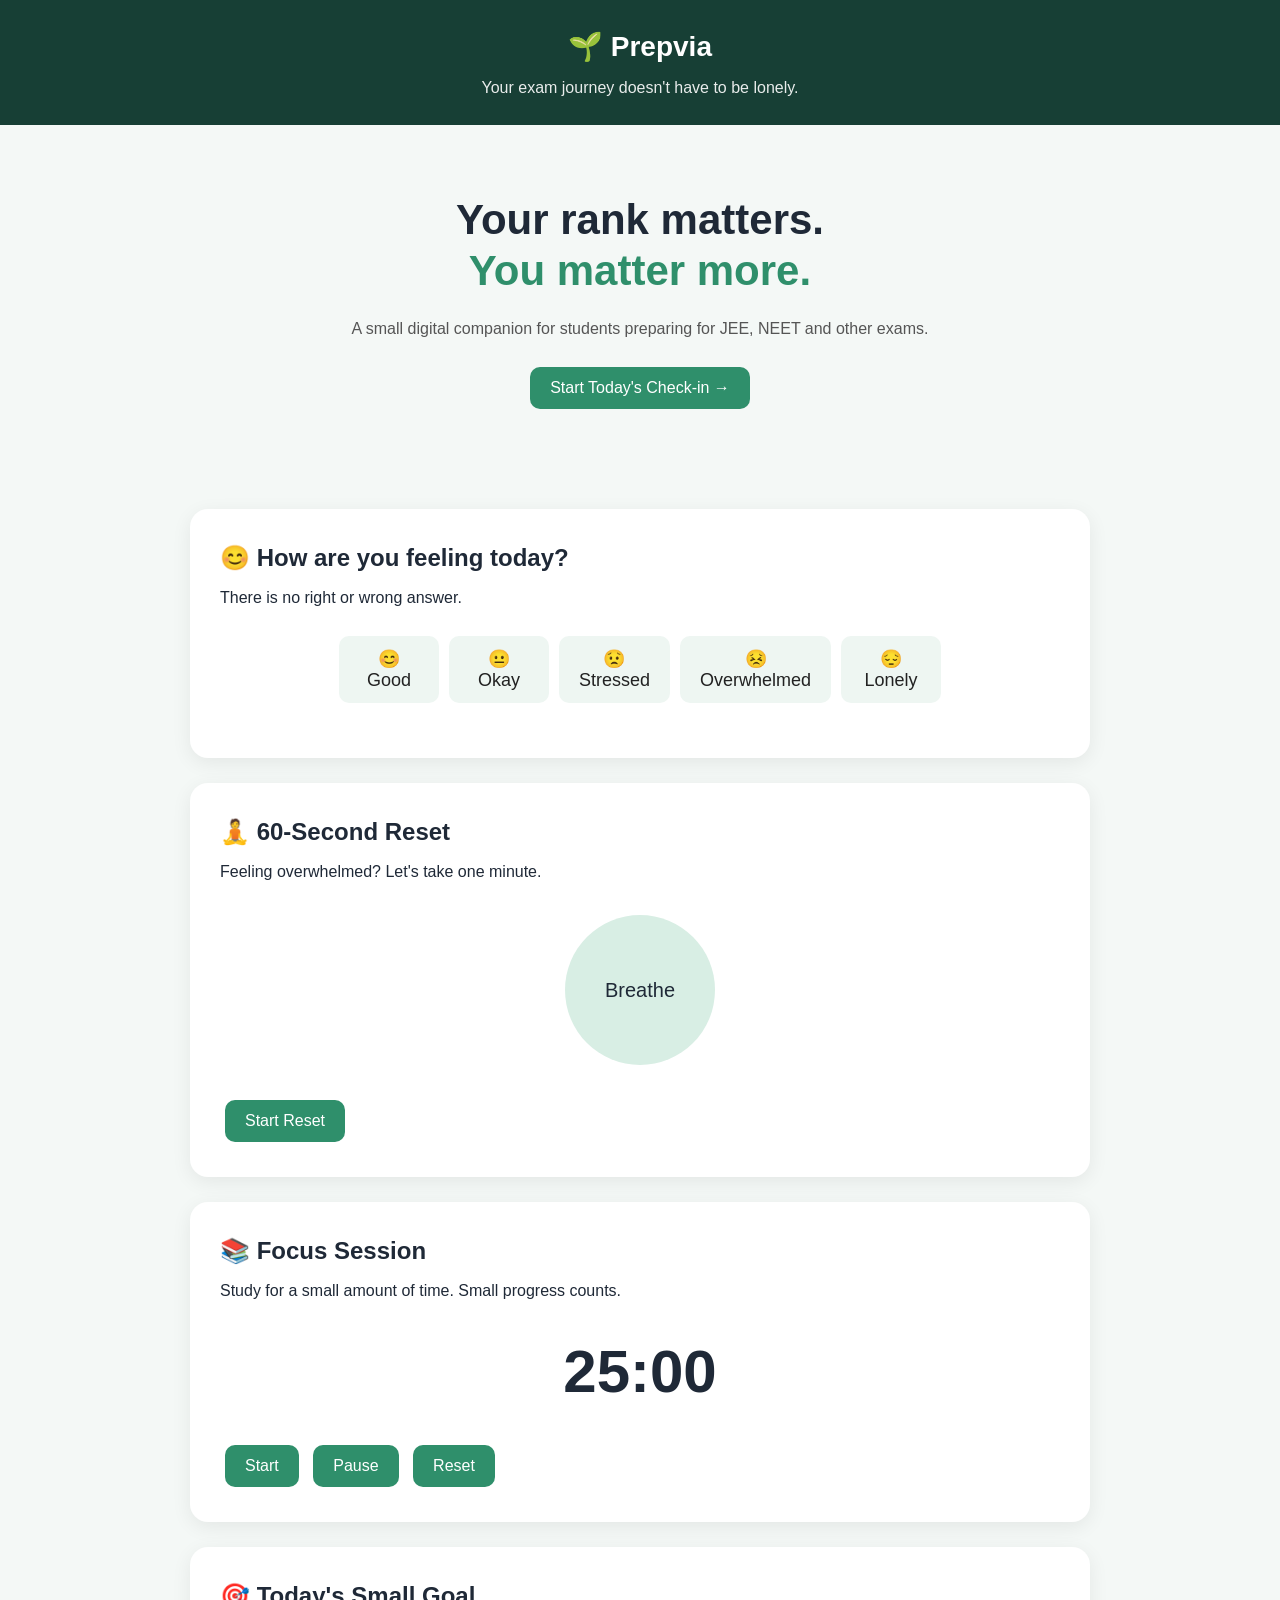
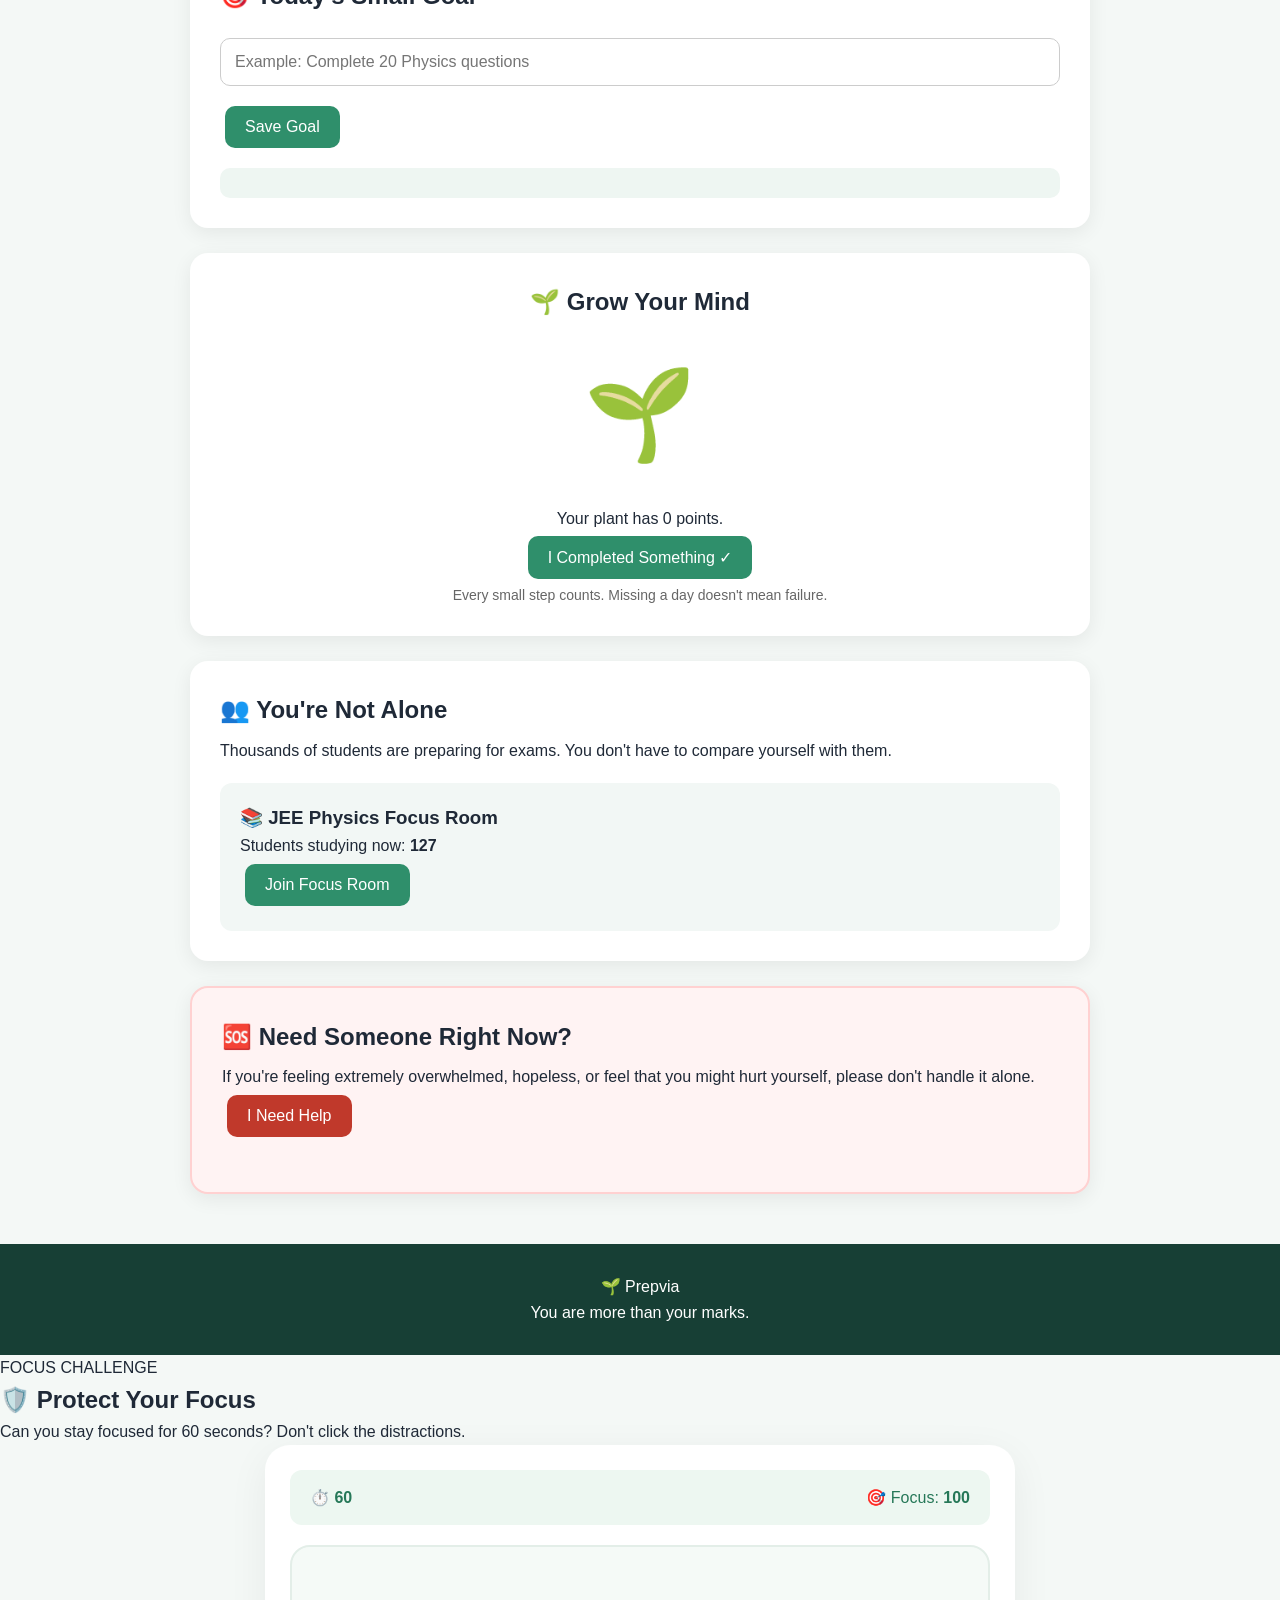
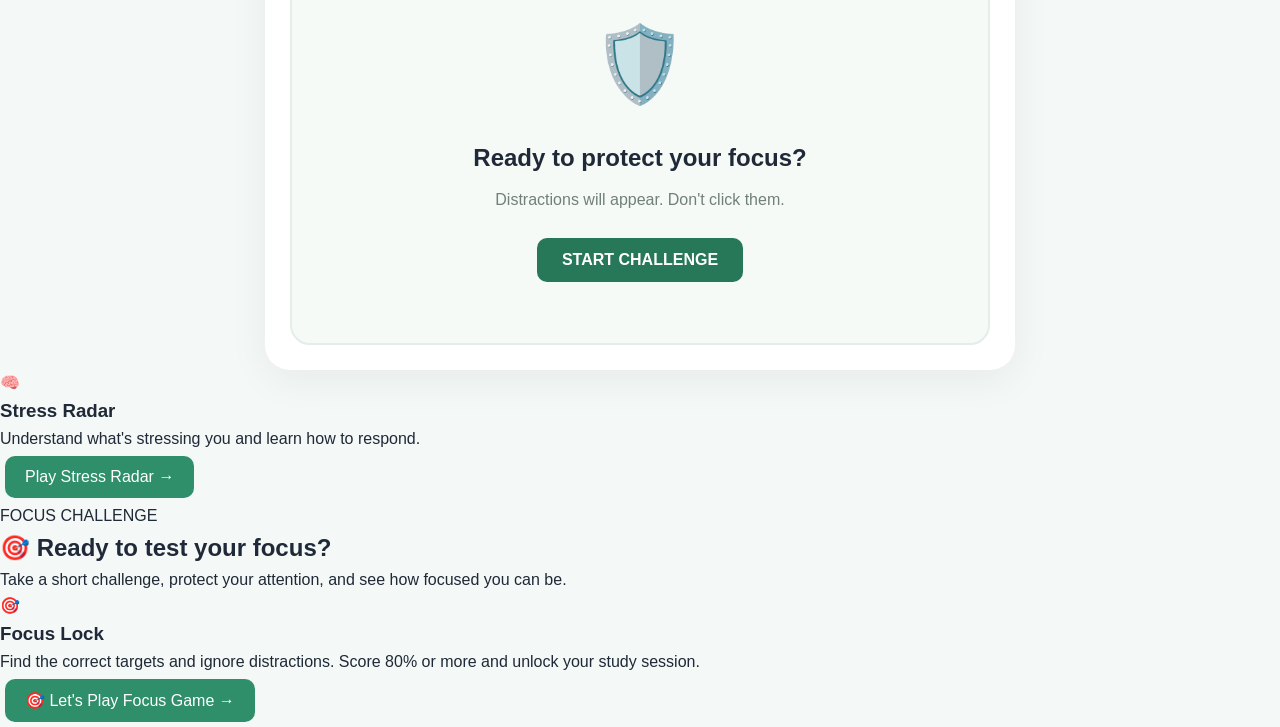
<file: index.html>
<!DOCTYPE html>
<html lang="en">
<head>
    <meta charset="UTF-8">
    <meta name="viewport" content="width=device-width, initial-scale=1.0">
    <title>Prepvia - You Matter More</title>
    <link rel="stylesheet" href="style.css">
</head>

<body>

<header>
    <div class="logo">🌱 Prepvia</div>
    <p>Your exam journey doesn't have to be lonely.</p>
</header>

<main>

    <!-- Welcome -->
    <section class="hero">
        <h1>Your rank matters.<br><span>You matter more.</span></h1>
        <p>
            A small digital companion for students preparing for JEE,
            NEET and other exams.
        </p>

        <button onclick="scrollToSection('mood')">
            Start Today's Check-in →
        </button>
    </section>


    <!-- Mood -->
    <section id="mood" class="card">
        <h2>😊 How are you feeling today?</h2>
        <p>There is no right or wrong answer.</p>

        <div class="moods">
            <button onclick="selectMood('Good')">😊<br>Good</button>
            <button onclick="selectMood('Okay')">😐<br>Okay</button>
            <button onclick="selectMood('Stressed')">😟<br>Stressed</button>
            <button onclick="selectMood('Overwhelmed')">😣<br>Overwhelmed</button>
            <button onclick="selectMood('Lonely')">😔<br>Lonely</button>
        </div>

        <div id="moodResult"></div>
    </section>


    <!-- Reset -->
    <section class="card">
        <h2>🧘 60-Second Reset</h2>

        <p id="breathingText">
            Feeling overwhelmed? Let's take one minute.
        </p>

        <div class="breathing-circle" id="breathingCircle">
            Breathe
        </div>

        <button onclick="startBreathing()">
            Start Reset
        </button>
    </section>


    <!-- Study Timer -->
    <section class="card">
        <h2>📚 Focus Session</h2>
        <p>Study for a small amount of time. Small progress counts.</p>

        <div class="timer" id="timer">
            25:00
        </div>

        <div>
            <button onclick="startTimer()">Start</button>
            <button onclick="pauseTimer()">Pause</button>
            <button onclick="resetTimer()">Reset</button>
        </div>
    </section>


    <!-- Goal -->
    <section class="card">
        <h2>🎯 Today's Small Goal</h2>

        <input
            type="text"
            id="goalInput"
            placeholder="Example: Complete 20 Physics questions"
        >

        <button onclick="saveGoal()">Save Goal</button>

        <div id="goalDisplay"></div>
    </section>


    <!-- Game -->
    <section class="card game">
        <h2>🌱 Grow Your Mind</h2>

        <div id="plant" class="plant">
            🌱
        </div>

        <p id="pointsText">
            Your plant has 0 points.
        </p>

        <button onclick="completeSmallWin()">
            I Completed Something ✓
        </button>

        <p class="small">
            Every small step counts. Missing a day doesn't mean failure.
        </p>
    </section>


    <!-- Study together -->
    <section class="card">
        <h2>👥 You're Not Alone</h2>

        <p>
            Thousands of students are preparing for exams.
            You don't have to compare yourself with them.
        </p>

        <div class="study-room">
            <h3>📚 JEE Physics Focus Room</h3>
            <p>Students studying now: <strong id="students">127</strong></p>

            <button onclick="joinRoom()">
                Join Focus Room
            </button>

            <p id="roomMessage"></p>
        </div>
    </section>


    <!-- Help -->
    <section class="help-card">
        <h2>🆘 Need Someone Right Now?</h2>

        <p>
            If you're feeling extremely overwhelmed, hopeless,
            or feel that you might hurt yourself, please don't
            handle it alone.
        </p>

        <button onclick="showHelp()">
            I Need Help
        </button>

        <div id="helpMessage"></div>
    </section>

</main>


<footer>
    <p>🌱 Prepvia</p>
    <p>You are more than your marks.</p>
</footer>

<script src="script.js"></script>

<!-- =========================
     FOCUS GAME
========================= -->

<section id="focus-game" class="section">

    <div class="section-heading">

        <span>FOCUS CHALLENGE</span>

        <h2>
            🛡️ Protect Your Focus
        </h2>

        <p>
            Can you stay focused for 60 seconds?
            Don't click the distractions.
        </p>

    </div>


    <div class="game-container">

        <div class="game-top">

            <div>
                ⏱️
                <strong id="game-time">60</strong>
            </div>

            <div>
                🎯
                Focus:
                <strong id="focus-score">100</strong>
            </div>

        </div>


        <div id="game-area">

            <div id="game-start-screen">

                <div class="shield">
                    🛡️
                </div>

                <h3>
                    Ready to protect your focus?
                </h3>

                <p>
                    Distractions will appear.
                    Don't click them.
                </p>

                <button onclick="startFocusGame()">
                    START CHALLENGE
                </button>

            </div>


            <div id="game-message"></div>

        </div>


        <div class="game-result hidden"
             id="game-result">

        </div>

    </div>

</section>

<div class="feature-card">

    <div class="feature-icon">
        🧠
    </div>

    <h3>Stress Radar</h3>

    <p>
        Understand what's stressing you
        and learn how to respond.
    </p>

    <button onclick="openStressRadar()">
        Play Stress Radar →
    </button>

</div>
<!-- =========================
     FOCUS GAME
========================= -->

<section class="section">

    <div class="section-heading">

        <span>FOCUS CHALLENGE</span>

        <h2>🎯 Ready to test your focus?</h2>

        <p>
            Take a short challenge, protect your attention,
            and see how focused you can be.
        </p>

    </div>


    <div class="feature-card">

        <div class="feature-icon">
            🎯
        </div>

        <h3>
            Focus Lock
        </h3>

        <p>
            Find the correct targets and ignore
            distractions. Score 80% or more and
            unlock your study session.
        </p>

        <button
            class="primary-button"
            onclick="openFocusGame()">

            🎯 Let's Play Focus Game →

        </button>

    </div>

</section>



</body>
</html>
</file>
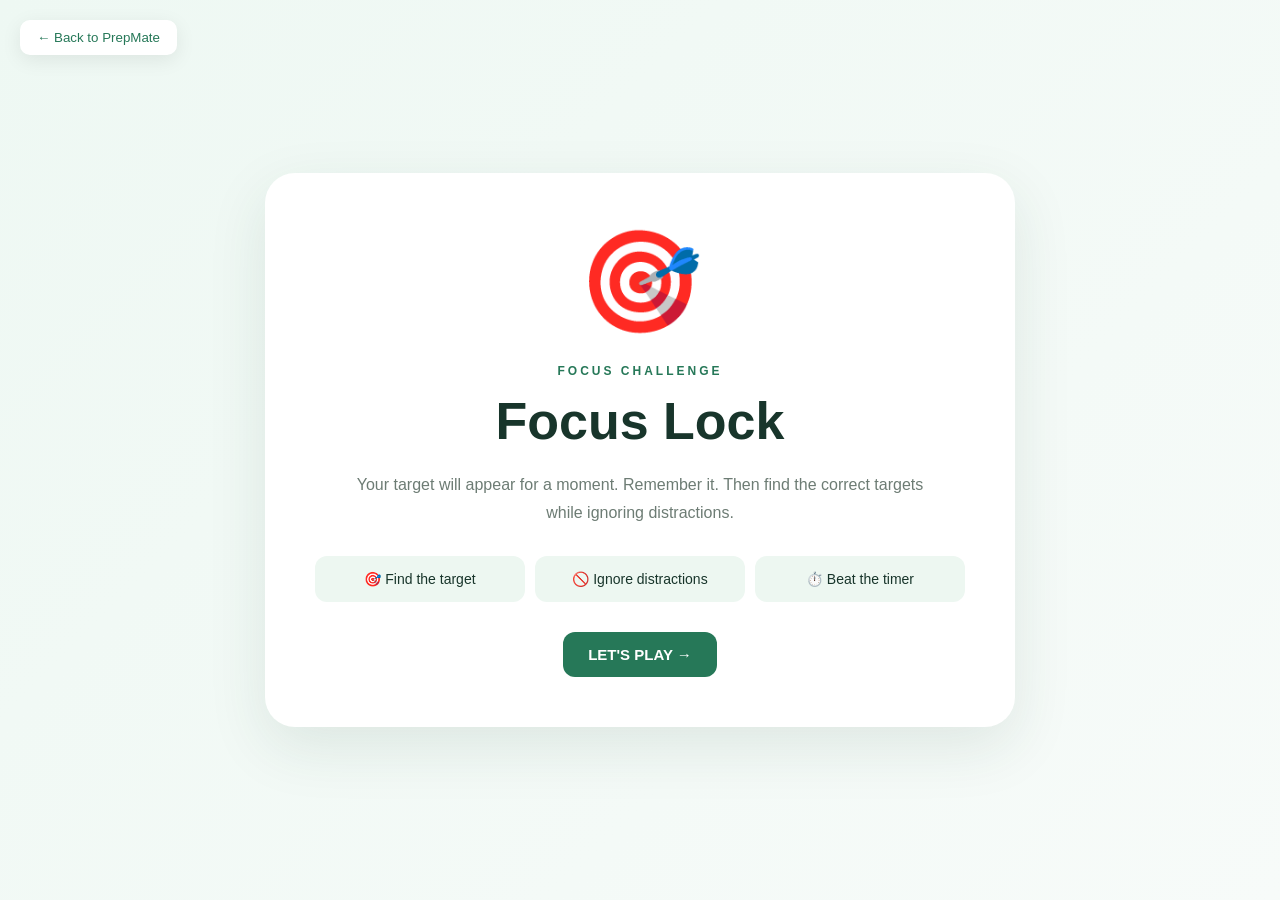
<file: focus-game.html>
<!DOCTYPE html>
<html lang="en">

<head>

    <meta charset="UTF-8">

    <meta name="viewport"
          content="width=device-width, initial-scale=1.0">

    <title>Focus Lock | PrepMate</title>

    <link rel="stylesheet"
          href="focus-game.css">

</head>


<body>


    <!-- BACK -->

    <button class="back-button"
            onclick="goBack()">

        ← Back to PrepMate

    </button>



    <main class="game-wrapper">


        <!-- =========================
             INTRO
        ========================= -->

        <section id="intro"
                 class="screen">


            <div class="game-icon">
                🎯
            </div>


            <span class="label">
                FOCUS CHALLENGE
            </span>


            <h1>
                Focus Lock
            </h1>


            <p>

                Your target will appear for a moment.

                Remember it.

                Then find the correct targets
                while ignoring distractions.

            </p>


            <div class="rules">

                <div>
                    🎯 Find the target
                </div>

                <div>
                    🚫 Ignore distractions
                </div>

                <div>
                    ⏱️ Beat the timer
                </div>

            </div>


            <button class="primary-button"
                    onclick="startGame()">

                LET'S PLAY →

            </button>


        </section>



        <!-- =========================
             TARGET SCREEN
        ========================= -->

        <section id="target-screen"
                 class="screen hidden">


            <span class="label">
                REMEMBER YOUR TARGET
            </span>


            <h2>
                Your target is:
            </h2>


            <div id="target-display"
                 class="target-display">

            </div>


            <p>
                Remember it!
            </p>


        </section>



        <!-- =========================
             GAME
        ========================= -->

        <section id="game-screen"
                 class="screen hidden">


            <div class="game-header">

                <span>
                    ⏱️ Time:
                    <strong id="time">
                        30
                    </strong>
                </span>


                <span>
                    🎯 Score:
                    <strong id="score">
                        0
                    </strong>%
                </span>

            </div>


            <div id="game-area">

            </div>


            <p id="game-message">

                Find your target!

            </p>


        </section>



        <!-- =========================
             RESULT
        ========================= -->

        <section id="result-screen"
                 class="screen hidden">


            <div id="result-icon"
                 class="result-icon">

                🎯

            </div>


            <span class="label">
                FOCUS CHALLENGE COMPLETE
            </span>


            <h1 id="result-title">

                Your Focus Score

            </h1>


            <div id="final-score"
                 class="final-score">

                0%

            </div>


            <p id="result-message">

            </p>


            <!-- SUCCESS -->

            <div id="study-unlock"
                 class="study-unlock hidden">


                <div class="unlock-icon">
                    📚
                </div>


                <h2>
                    Focus Ready!
                </h2>


                <p>
                    You scored 80% or more.
                    Now it's time to start your study session.
                </p>


                <button class="primary-button"
                        onclick="startStudying()">

                    📚 START STUDY SESSION →

                </button>


            </div>


            <!-- TRY AGAIN -->

            <button id="try-again"
                    class="secondary-button"
                    onclick="restartGame()">

                🔄 Try Again

            </button>


            <button class="secondary-button"
                    onclick="goBack()">

                ← Back to PrepMate

            </button>


        </section>


    </main>


    <script src="focus-game.js"></script>

</body>

</html>
</file>
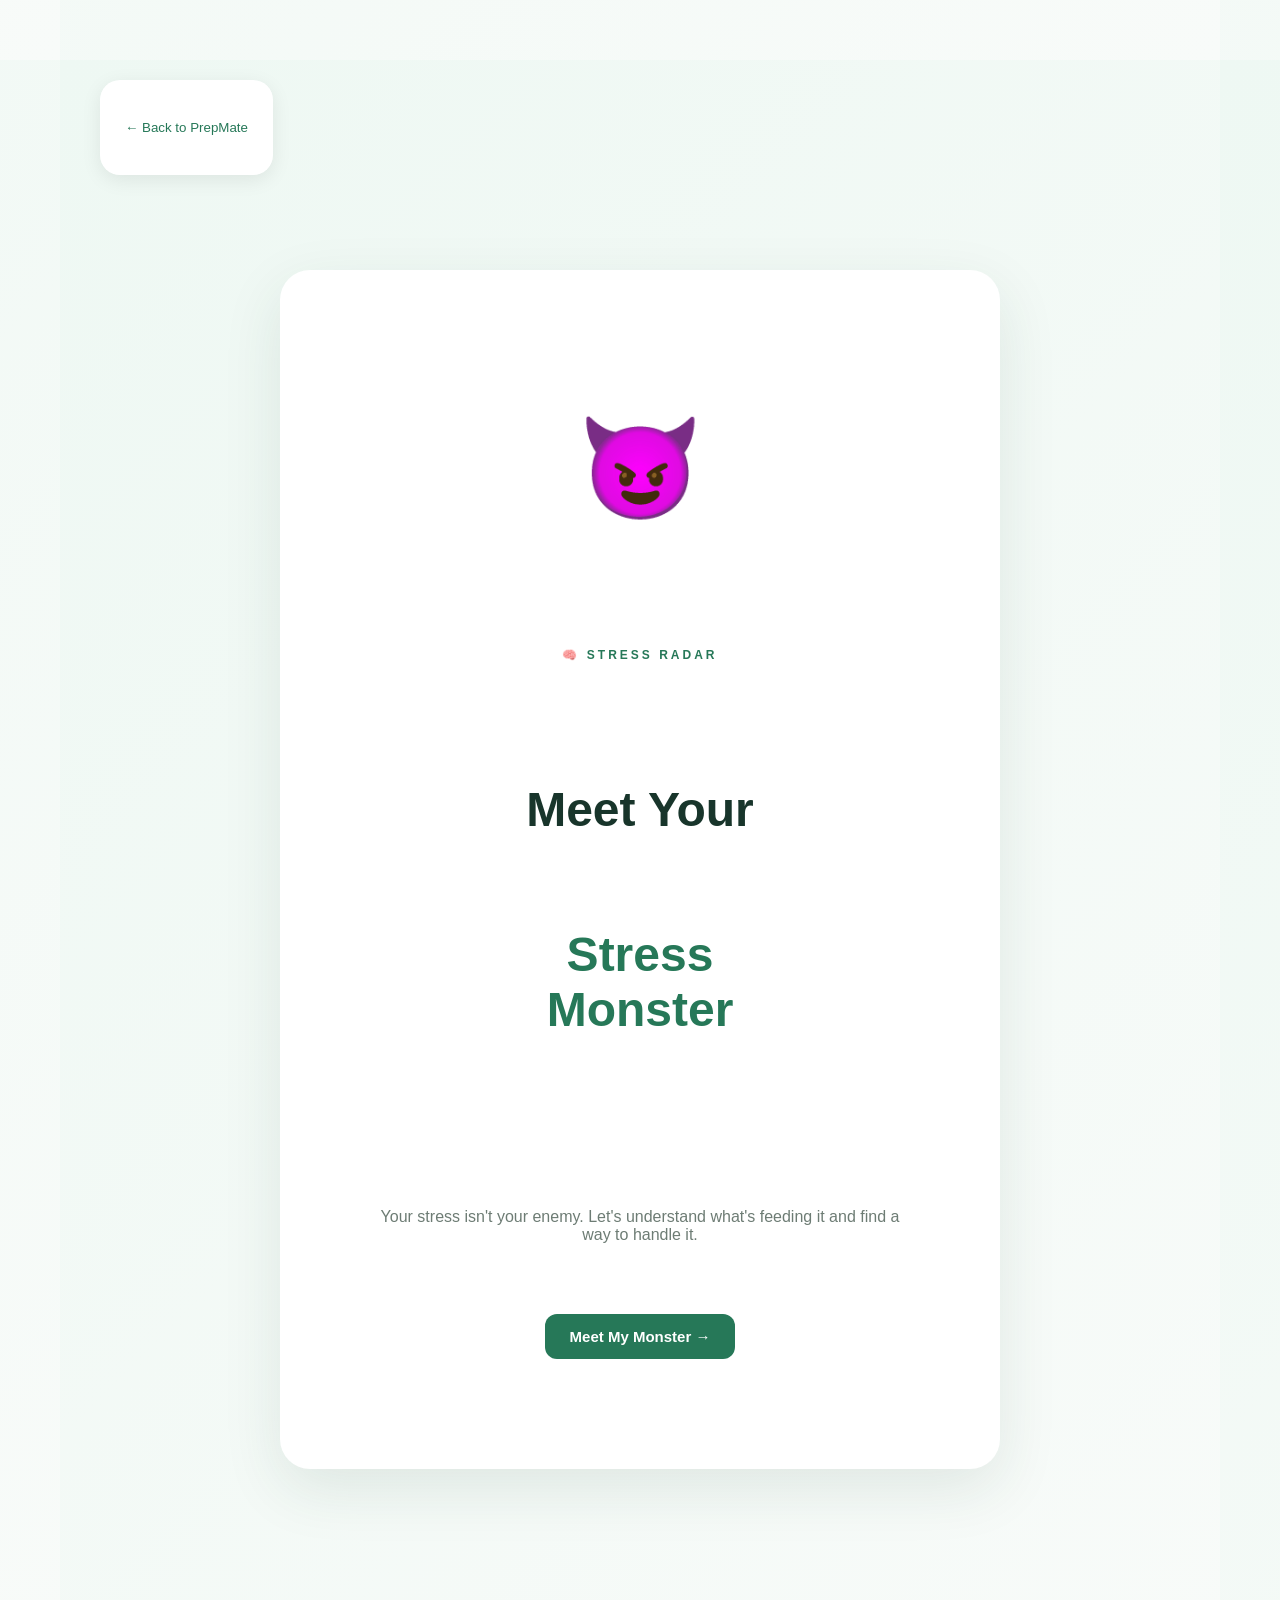
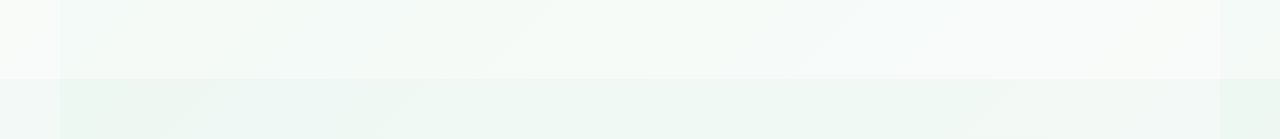
<file: stress-radar.html>
<!DOCTYPE html>
<html lang="en">

<head>

    <meta charset="UTF-8">

    <meta name="viewport"
          content="width=device-width, initial-scale=1.0">

    <title>Stress Radar | PrepMate</title>

    <link rel="stylesheet"
          href="stress-radar.css">

</head>


<body>


    <!-- BACK BUTTON -->

    <button class="back-button"
            onclick="goBack()">

        ← Back to PrepMate

    </button>



    <!-- GAME -->

    <main class="game-wrapper">


        <!-- INTRO -->

        <section id="intro-screen"
                 class="game-screen">


            <div class="monster">

                😈

            </div>


            <div class="game-label">

                🧠 STRESS RADAR

            </div>


            <h1>

                Meet Your
                <span>Stress Monster</span>

            </h1>


            <p>

                Your stress isn't your enemy.

                Let's understand what's feeding it
                and find a way to handle it.

            </p>


            <button class="primary-button"
                    onclick="startGame()">

                Meet My Monster →

            </button>


        </section>



        <!-- STEP 1 -->

        <section id="stress-screen"
                 class="game-screen hidden">


            <div id="monster-display"
                 class="monster monster-large">

                😈

            </div>


            <h2>

                How strong is your
                Stress Monster today?

            </h2>


            <div class="stress-number">

                <span id="stress-value">
                    5
                </span>

                / 10

            </div>


            <input
                type="range"
                id="stress-slider"
                min="1"
                max="10"
                value="5"
                oninput="updateStress()"
            >


            <div class="slider-labels">

                <span>😌 Calm</span>

                <span>😰 Very stressed</span>

            </div>


            <button class="primary-button"
                    onclick="nextStep()">

                Continue →

            </button>


        </section>



        <!-- STEP 2 -->

        <section id="cause-screen"
                 class="game-screen hidden">


            <div class="monster monster-medium">

                😈

            </div>


            <h2>

                What's feeding
                your Stress Monster?

            </h2>


            <p>

                Choose the biggest thing
                bothering you right now.

            </p>


            <div class="cause-grid">


                <button onclick="selectCause('Syllabus')">

                    📚
                    <span>Syllabus</span>

                </button>


                <button onclick="selectCause('Exam pressure')">

                    📝
                    <span>Exam pressure</span>

                </button>


                <button onclick="selectCause('Comparison')">

                    👥
                    <span>Comparison</span>

                </button>


                <button onclick="selectCause('Distractions')">

                    📱
                    <span>Distractions</span>

                </button>


                <button onclick="selectCause('Expectations')">

                    👨‍👩‍👧
                    <span>Expectations</span>

                </button>


                <button onclick="selectCause('Fear of failure')">

                    😰
                    <span>Fear of failure</span>

                </button>


            </div>


            <p id="cause-message"></p>


        </section>



        <!-- STEP 3 -->

        <section id="response-screen"
                 class="game-screen hidden">


            <div id="calm-monster"
                 class="monster monster-large">

                😈

            </div>


            <h2>

                What would help
                you handle this?

            </h2>


            <p>

                Choose one small response.

            </p>


            <div class="response-grid">


                <button onclick="chooseResponse('breathe')">

                    🫁

                    <strong>
                        Breathe
                    </strong>

                    <small>
                        Slow everything down
                    </small>

                </button>


                <button onclick="chooseResponse('break')">

                    📚

                    <strong>
                        Break It Down
                    </strong>

                    <small>
                        Make the task smaller
                    </small>

                </button>


                <button onclick="chooseResponse('disconnect')">

                    📵

                    <strong>
                        Remove Distractions
                    </strong>

                    <small>
                        Protect your focus
                    </small>

                </button>


                <button onclick="chooseResponse('connect')">

                    🤝

                    <strong>
                        Connect
                    </strong>

                    <small>
                        Talk to someone
                    </small>

                </button>


            </div>


        </section>



        <!-- STEP 4 -->

        <section id="challenge-screen"
                 class="game-screen hidden">


            <div id="challenge-monster"
                 class="monster monster-large">

                😈

            </div>


            <div class="game-label">

                YOUR MINI MISSION

            </div>


            <h2 id="challenge-title">

                Your mission

            </h2>


            <p id="challenge-text">

            </p>


            <div id="challenge-box"
                 class="challenge-box">

            </div>


            <button class="primary-button"
                    onclick="completeChallenge()">

                I DID IT ✓

            </button>


        </section>



        <!-- FINAL -->

        <section id="result-screen"
                 class="game-screen hidden">


            <div class="monster victory-monster">

                🌱

            </div>


            <div class="game-label">

                STRESS RADAR COMPLETE

            </div>


            <h1>

                You didn't defeat stress.

                <span>
                    You learned how to respond.
                </span>

            </h1>


            <p id="result-message">

            </p>


            <div class="skill-badge">

                🛡️

                <strong>
                    Stress Skill Unlocked
                </strong>

                <span id="skill-name">

                </span>

            </div>


            <button class="primary-button"
                    onclick="playAgain()">

                Play Again

            </button>


            <button class="secondary-button"
                    onclick="goBack()">

                ← Back to PrepMate

            </button>


        </section>


    </main>



    <script src="stress-radar.js"></script>

</body>

</html>
</file>
<file: style.css>
* {
    box-sizing: border-box;
    margin: 0;
    padding: 0;
}

body {
    font-family: Arial, sans-serif;
    background: #f4f8f6;
    color: #1f2937;
    line-height: 1.6;
}

header {
    background: #173f35;
    color: white;
    text-align: center;
    padding: 25px;
}

.logo {
    font-size: 28px;
    font-weight: bold;
}

header p {
    margin-top: 5px;
    opacity: 0.9;
}

main {
    width: 90%;
    max-width: 900px;
    margin: auto;
}

.hero {
    text-align: center;
    padding: 70px 20px;
}

.hero h1 {
    font-size: 42px;
    line-height: 1.2;
}

.hero h1 span {
    color: #2f8f6b;
}

.hero p {
    max-width: 600px;
    margin: 20px auto;
    color: #555;
}

button {
    border: none;
    background: #2f8f6b;
    color: white;
    padding: 12px 20px;
    border-radius: 10px;
    cursor: pointer;
    font-size: 16px;
    margin: 5px;
    transition: 0.2s;
}

button:hover {
    transform: translateY(-2px);
    opacity: 0.9;
}

.card,
.help-card {
    background: white;
    margin: 25px 0;
    padding: 30px;
    border-radius: 18px;
    box-shadow: 0 5px 20px rgba(0,0,0,0.07);
}

.card h2,
.help-card h2 {
    margin-bottom: 8px;
}

.moods {
    display: flex;
    flex-wrap: wrap;
    justify-content: center;
    margin: 20px 0;
}

.moods button {
    background: #eef6f2;
    color: #222;
    font-size: 18px;
    min-width: 100px;
}

#moodResult {
    margin-top: 15px;
    font-weight: bold;
}

.breathing-circle {
    width: 150px;
    height: 150px;
    border-radius: 50%;
    background: #d8eee4;
    display: flex;
    align-items: center;
    justify-content: center;
    margin: 30px auto;
    font-size: 20px;
    transition: transform 4s ease-in-out;
}

.breathing {
    transform: scale(1.4);
}

.timer {
    font-size: 60px;
    font-weight: bold;
    text-align: center;
    margin: 20px;
}

input {
    width: 100%;
    padding: 14px;
    border: 1px solid #ccc;
    border-radius: 10px;
    margin: 15px 0;
    font-size: 16px;
}

#goalDisplay {
    margin-top: 15px;
    padding: 15px;
    background: #eef6f2;
    border-radius: 10px;
}

.game {
    text-align: center;
}

.plant {
    font-size: 90px;
    margin: 20px;
    transition: 0.3s;
}

.study-room {
    background: #f2f7f5;
    padding: 20px;
    margin-top: 20px;
    border-radius: 12px;
}

.help-card {
    background: #fff3f3;
    border: 2px solid #ffd1d1;
}

.help-card button {
    background: #c0392b;
}

#helpMessage {
    margin-top: 20px;
    font-weight: bold;
}

footer {
    margin-top: 50px;
    padding: 30px;
    text-align: center;
    background: #173f35;
    color: white;
}

.small {
    font-size: 14px;
    color: #666;
}

@media (max-width: 600px) {

    .hero h1 {
        font-size: 32px;
    }

    .card,
    .help-card {
        padding: 20px;
    }

    .timer {
        font-size: 45px;
    }

}


/* =========================
   FOCUS GAME
========================= */

.game-container {

    max-width: 750px;

    margin: auto;

    background: white;

    border-radius: 25px;

    padding: 25px;

    box-shadow:
        0 10px 40px rgba(0,0,0,0.06);

}


.game-top {

    display: flex;

    justify-content: space-between;

    background: #edf7f1;

    padding: 15px 20px;

    border-radius: 12px;

    color: #267858;

}


#game-area {

    height: 400px;

    margin-top: 20px;

    background: #f5faf7;

    border-radius: 20px;

    position: relative;

    overflow: hidden;

    border: 2px solid #e3eee8;

}


#game-start-screen {

    position: absolute;

    inset: 0;

    display: flex;

    flex-direction: column;

    justify-content: center;

    align-items: center;

    text-align: center;

    padding: 20px;

}


.shield {

    font-size: 75px;

    margin-bottom: 15px;

}


#game-start-screen h3 {

    font-size: 24px;

    margin-bottom: 10px;

}


#game-start-screen p {

    color: #718078;

    margin-bottom: 20px;

}


#game-start-screen button {

    background: #267858;

    color: white;

    border: none;

    padding: 13px 25px;

    border-radius: 10px;

    cursor: pointer;

    font-weight: bold;

}


.distraction {

    position: absolute;

    padding: 12px 17px;

    background: white;

    border-radius: 12px;

    box-shadow:
        0 5px 20px rgba(0,0,0,0.12);

    cursor: pointer;

    user-select: none;

    animation: distractionAppear 0.3s ease;

    font-weight: bold;

}


.distraction:hover {

    transform: scale(1.05);

}


@keyframes distractionAppear {

    from {

        opacity: 0;

        transform: scale(0.7);

    }

    to {

        opacity: 1;

        transform: scale(1);

    }

}


#game-message {

    position: absolute;

    left: 50%;

    top: 50%;

    transform: translate(-50%, -50%);

    text-align: center;

    pointer-events: none;

}


.game-result {

    text-align: center;

    padding: 25px;

    margin-top: 20px;

    background: #edf7f1;

    border-radius: 15px;

}


.game-result h3 {

    color: #267858;

    margin-bottom: 8px;

}


.hidden {

    display: none !important;

}


@media (max-width: 600px) {

    #game-area {

        height: 350px;
    }

    .game-top {

        font-size: 14px;
    }

}
</file>
<file: focus-game.css>
* {

    margin: 0;

    padding: 0;

    box-sizing: border-box;

}


body {

    min-height: 100vh;

    font-family: Arial, sans-serif;

    background:
        linear-gradient(
            135deg,
            #eef8f3,
            #f7fbf9
        );

    color: #18352b;

}


.back-button {

    position: fixed;

    top: 20px;

    left: 20px;

    z-index: 20;

    border: none;

    background: white;

    color: #267858;

    padding: 10px 17px;

    border-radius: 10px;

    cursor: pointer;

    box-shadow:
        0 5px 20px rgba(0,0,0,0.08);

}


.game-wrapper {

    min-height: 100vh;

    width: 90%;

    max-width: 900px;

    margin: auto;

    display: flex;

    justify-content: center;

    align-items: center;

}


.screen {

    width: 100%;

    max-width: 750px;

    background: white;

    border-radius: 30px;

    padding: 50px;

    text-align: center;

    box-shadow:
        0 20px 60px rgba(25,65,48,0.1);

    animation: appear 0.4s ease;

}


.hidden {

    display: none !important;

}


.game-icon {

    font-size: 100px;

    margin-bottom: 20px;

}


.label {

    color: #267858;

    font-size: 12px;

    font-weight: bold;

    letter-spacing: 3px;

}


h1 {

    font-size: 52px;

    margin: 12px 0 20px;

}


h2 {

    font-size: 40px;

    margin-bottom: 15px;

}


p {

    color: #6d7c74;

    max-width: 600px;

    margin: 0 auto 25px;

    line-height: 1.7;

}


.rules {

    display: grid;

    grid-template-columns:
        repeat(3, 1fr);

    gap: 10px;

    margin: 30px 0;

}


.rules div {

    background: #edf7f1;

    padding: 15px 10px;

    border-radius: 12px;

    font-size: 14px;

}


.primary-button {

    background: #267858;

    color: white;

    border: none;

    padding: 14px 25px;

    border-radius: 12px;

    cursor: pointer;

    font-weight: bold;

    font-size: 15px;

    transition: 0.2s;

}


.primary-button:hover {

    transform: translateY(-3px);

    box-shadow:
        0 8px 20px rgba(38,120,88,0.2);

}


.secondary-button {

    background: #edf5f1;

    color: #267858;

    border: none;

    padding: 12px 20px;

    border-radius: 10px;

    cursor: pointer;

    margin: 8px;

}


.target-display {

    font-size: 100px;

    margin: 30px;

    animation: targetPulse 1s infinite;

}


.game-header {

    display: flex;

    justify-content: space-between;

    background: #edf7f1;

    padding: 15px 20px;

    border-radius: 12px;

    color: #267858;

    margin-bottom: 20px;

}


#game-area {

    height: 400px;

    background: #f5faf7;

    border: 2px solid #e1ebe6;

    border-radius: 20px;

    position: relative;

    overflow: hidden;

}


.target {

    position: absolute;

    width: 65px;

    height: 65px;

    border-radius: 50%;

    display: flex;

    justify-content: center;

    align-items: center;

    font-size: 25px;

    cursor: pointer;

    user-select: none;

    animation: pop 0.2s ease;

}


.distraction {

    position: absolute;

    background: white;

    padding: 12px 16px;

    border-radius: 12px;

    box-shadow:
        0 5px 15px rgba(0,0,0,0.1);

    cursor: pointer;

    user-select: none;

    font-weight: bold;

    animation: pop 0.2s ease;

}


#game-message {

    margin-top: 15px;

    font-weight: bold;

    color: #267858;

}


.final-score {

    font-size: 80px;

    font-weight: bold;

    color: #267858;

    margin: 20px;

}


.result-icon {

    font-size: 80px;

}


.study-unlock {

    background: #e8f6ee;

    border: 2px solid #b8ddc7;

    border-radius: 20px;

    padding: 25px;

    margin: 25px auto;

    max-width: 550px;

}


.unlock-icon {

    font-size: 55px;

}


.study-unlock h2 {

    color: #267858;

    margin: 8px;

}


@keyframes appear {

    from {

        opacity: 0;

        transform: translateY(20px);

    }

    to {

        opacity: 1;

        transform: translateY(0);

    }

}


@keyframes pop {

    from {

        transform: scale(0.5);

        opacity: 0;

    }

    to {

        transform: scale(1);

        opacity: 1;

    }

}


@keyframes targetPulse {

    0% {

        transform: scale(1);

    }

    50% {

        transform: scale(1.1);

    }

    100% {

        transform: scale(1);

    }

}


@media (max-width: 600px) {

    .screen {

        padding: 35px 20px;

    }


    h1 {

        font-size: 38px;

    }


    .rules {

        grid-template-columns: 1fr;

    }


    #game-area {

        height: 350px;

    }


    .game-header {

        font-size: 13px;

    }

}
</file>
<file: stress-radar.css>
* {

    margin: 60px;

    padding: 30px;

    box-sizing: border-box;

}


body {

    min-height: 100vh;

    font-family: Arial, sans-serif;

    background:
        linear-gradient(
            135deg,
            #eef8f3,
            #f8fbf9
        );

    color: #18352b;

}


.back-button {

    position: fixed;

    top: 20px;

    left: 40px;

    z-index: 10;

    border: none;

    background: white;

    color: #267858;

    padding: 40px 25px;

    border-radius: 20px;

    cursor: pointer;

    box-shadow:
        0 5px 20px rgba(0,0,0,0.08);

}


.game-wrapper {

    width: 100%;

    max-width: 900px;

    margin: auto;

    min-height: 100vh;

    display: flex;

    justify-content: center;

    align-items: center;

}


.game-screen {

    width: 100%;

    max-width: 750px;

    background: white;

    padding: 50px;

    border-radius: 30px;

    text-align: center;

    box-shadow:
        0 20px 60px rgba(30,70,50,0.1);

    animation: appear 0.4s ease;

}


.hidden {

    display: none !important;

}


.game-label {

    font-size: 12px;

    letter-spacing: 3px;

    font-weight: bold;

    color: #267858;

    margin-bottom: 15px;

}


.game-screen h1 {

    font-size: 48px;

    line-height: 1.15;

    margin-bottom: 20px;

}


.game-screen h1 span {

    display: block;

    color: #267858;

}


.game-screen h2 {

    font-size: 30px;

    margin-bottom: 15px;

}


.game-screen p {

    color: #6d7c74;

    max-width: 600px;

    margin: 0 auto 25px;

}


.monster {

    font-size: 100px;

    margin-bottom: 20px;

    transition: 0.5s;

}


.monster-large {

    font-size: 120px;

}


.monster-medium {

    font-size: 90px;

}


.primary-button {

    background: #267858;

    color: white;

    border: none;

    padding: 14px 25px;

    border-radius: 12px;

    font-size: 15px;

    font-weight: bold;

    cursor: pointer;

    margin-top: 15px;

    transition: 0.2s;

}


.primary-button:hover {

    transform: translateY(-3px);

    box-shadow:
        0 8px 20px rgba(38,120,88,0.2);

}


.secondary-button {

    background: #edf5f1;

    color: #267858;

    border: none;

    padding: 13px 22px;

    border-radius: 12px;

    cursor: pointer;

    margin: 10px;

}


.stress-number {

    font-size: 55px;

    font-weight: bold;

    color: #267858;

    margin: 20px;

}


#stress-slider {

    width: 80%;

    cursor: pointer;

}


.slider-labels {

    width: 80%;

    margin: 8px auto 30px;

    display: flex;

    justify-content: space-between;

    color: #7b8982;

    font-size: 13px;

}


.cause-grid {

    display: grid;

    grid-template-columns:
        repeat(3, 1fr);

    gap: 12px;

    margin-top: 25px;

}


.cause-grid button {

    background: #f3f8f5;

    border: 2px solid transparent;

    padding: 20px 10px;

    border-radius: 15px;

    cursor: pointer;

    color: #18352b;

    transition: 0.2s;

    display: flex;

    flex-direction: column;

    gap: 8px;

    align-items: center;

}


.cause-grid button:hover {

    border-color: #6da88c;

    transform: translateY(-3px);

}


.cause-grid button:first-line {

    font-size: 30px;

}


#cause-message {

    color: #267858;

    font-weight: bold;

    margin-top: 20px;

}


.response-grid {

    display: grid;

    grid-template-columns:
        1fr 1fr;

    gap: 15px;

    margin-top: 25px;

}


.response-grid button {

    background: #f3f8f5;

    border: 2px solid transparent;

    border-radius: 18px;

    padding: 25px;

    cursor: pointer;

    color: #18352b;

    display: flex;

    flex-direction: column;

    align-items: center;

    gap: 7px;

    transition: 0.2s;

}


.response-grid button:hover {

    border-color: #6da88c;

    transform: translateY(-3px);

}


.response-grid strong {

    font-size: 17px;

}


.response-grid small {

    color: #78867f;

}


.challenge-box {

    background: #edf7f1;

    border-radius: 20px;

    padding: 30px;

    margin: 25px auto;

    max-width: 500px;

    font-size: 20px;

    color: #267858;

    font-weight: bold;

}


.skill-badge {

    margin: 25px auto;

    padding: 20px;

    background: #edf7f1;

    border-radius: 18px;

    max-width: 350px;

    display: flex;

    flex-direction: column;

    gap: 5px;

    color: #267858;

}


.skill-badge span {

    color: #18352b;

    font-size: 18px;

}


.victory-monster {

    animation: grow 1s ease;

}


@keyframes appear {

    from {

        opacity: 0;

        transform: translateY(20px);

    }

    to {

        opacity: 1;

        transform: translateY(0);

    }

}


@keyframes grow {

    0% {

        transform: scale(0.5);

    }

    70% {

        transform: scale(1.2);

    }

    100% {

        transform: scale(1);

    }

}


@media (max-width: 650px) {

    .game-screen {

        padding: 35px 20px;

    }


    .game-screen h1 {

        font-size: 36px;

    }


    .game-screen h2 {

        font-size: 25px;

    }


    .cause-grid {

        grid-template-columns:
            1fr 1fr;

    }


    .response-grid {

        grid-template-columns: 1fr;

    }


    .monster-large {

        font-size: 90px;

    }

}
</file>
